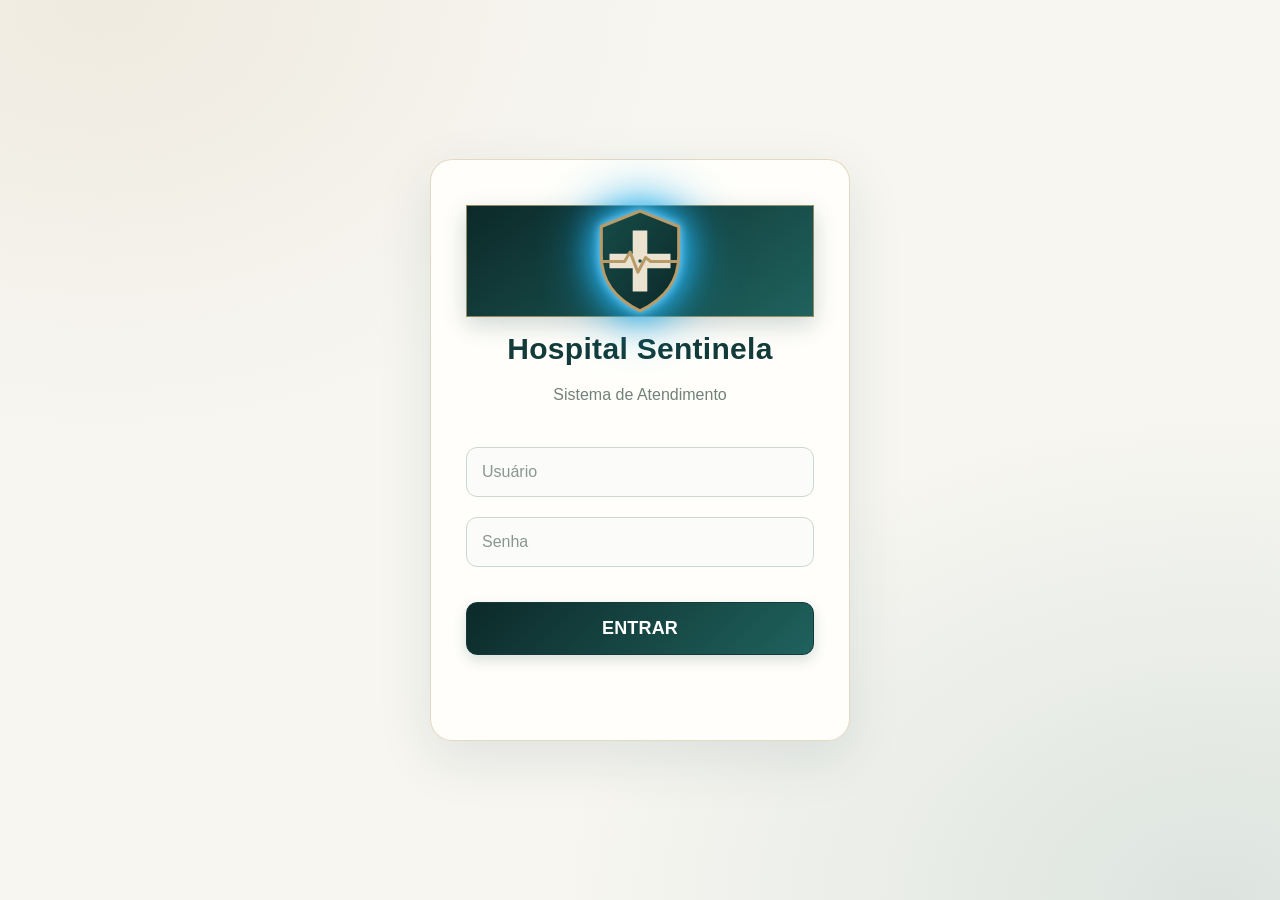
<file: sentinela-main/frontend/index.html>
<!DOCTYPE html>
<html lang="pt-BR">

<head>
  <meta charset="UTF-8">
  <meta name="viewport" content="width=device-width, initial-scale=1.0">

  <title>Hospital Sentinela</title>

  <style>
    * {
      box-sizing: border-box;
    }

    body {
      margin: 0;
      min-height: 100vh;
      display: flex;
      justify-content: center;
      align-items: center;
      font-family: Arial, sans-serif;

      background:
        radial-gradient(circle at top, #123b70, transparent 45%),
        radial-gradient(circle at bottom, #061a35, transparent 55%),
        #020b1c;

      color: white;
      padding: 20px;
    }

    .container {
      width: 90%;
      max-width: 420px;
      padding: 45px 35px;
      text-align: center;

      background: rgba(5, 24, 50, 0.95);
      border: 1px solid #2196f3;
      border-radius: 25px;

      box-shadow:
        0 0 20px rgba(33, 150, 243, 0.35),
        0 0 50px rgba(33, 150, 243, 0.15);
    }

    h2 {
      margin: 0 0 10px;
      color: #7dd3fc;
      font-size: 30px;
      letter-spacing: 1px;

      text-shadow:
        0 0 5px #7dd3fc,
        0 0 10px #38bdf8,
        0 0 20px #0ea5e9;
    }

    .subtitulo {
      margin-bottom: 30px;
      color: #60a5fa;
      text-shadow: 0 0 6px #3b82f6;
    }

    input {
      width: 100%;
      padding: 15px;
      margin: 10px 0;
      border-radius: 12px;
      border: 1px solid #2563eb;
      background: #061a35;
      color: #e0f2fe;
      font-size: 16px;
      outline: none;
      transition: 0.3s;
    }

    input::placeholder {
      color: #6b9bd1;
    }

    input:focus {
      border-color: #38bdf8;
      box-shadow:
        0 0 8px #0ea5e9,
        0 0 20px rgba(14, 165, 233, 0.4);
    }

    button {
      width: 100%;
      margin-top: 25px;
      padding: 15px;
      border: none;
      border-radius: 14px;

      background: linear-gradient(135deg, #7dd3fc, #38bdf8);
      color: #ffffff;
      font-size: 18px;
      font-weight: bold;
      cursor: pointer;
      letter-spacing: 1px;

      text-shadow:
        0 0 5px white,
        0 0 10px white;

      box-shadow:
        0 0 8px #38bdf8,
        0 0 18px #0ea5e9,
        0 8px 0 #0284c7,
        0 15px 30px rgba(14, 165, 233, 0.5);

      transition: all 0.25s ease;
    }

    button:hover:not(:disabled) {
      transform: translateY(-4px);
      background: linear-gradient(135deg, #bae6fd, #7dd3fc);

      box-shadow:
        0 0 10px #e0f2fe,
        0 0 25px #38bdf8,
        0 0 45px #0ea5e9,
        0 8px 0 #0284c7,
        0 20px 35px rgba(14, 165, 233, 0.6);
    }

    button:active:not(:disabled) {
      transform: translateY(3px);
      box-shadow:
        0 0 5px #38bdf8,
        0 0 15px #0ea5e9,
        0 4px 0 #0284c7;
    }

    button:disabled {
      opacity: 0.7;
      cursor: wait;
      transform: none;
    }

    #mensagem {
      margin-top: 18px;
      min-height: 22px;
      overflow-wrap: anywhere;
      color: #7dd3fc;
      font-weight: bold;
      text-shadow:
        0 0 5px #38bdf8,
        0 0 10px #0ea5e9;
    }

    #mensagem.erro {
      color: #f87171;
      text-shadow:
        0 0 5px #ef4444,
        0 0 10px #dc2626;
    }

    #mensagem.sucesso {
      color: #4ade80;
      text-shadow:
        0 0 5px #22c55e,
        0 0 10px #16a34a;
    }

    .logo {
      display: flex;
      justify-content: center;
      align-items: center;
      margin-bottom: 15px;
    }

    .logo img {
      width: 110px;
      height: 110px;
      object-fit: contain;
      border-radius: 50%;

      filter:
        drop-shadow(0 0 5px #7dd3fc)
        drop-shadow(0 0 15px #38bdf8)
        drop-shadow(0 0 25px #0ea5e9);

      transition: 0.3s ease;
    }

    .logo img:hover {
      transform: scale(1.08);
      filter:
        drop-shadow(0 0 8px #e0f2fe)
        drop-shadow(0 0 20px #38bdf8)
        drop-shadow(0 0 35px #0ea5e9);
    }

    @media (max-width: 600px) {
      .container {
        padding: 35px 25px;
      }

      h2 {
        font-size: 25px;
      }
    }
  </style>
  <link rel="stylesheet" href="css/luxury.css">
</head>

<body>

  <main class="container">

    <div class="logo">
      <img src="logo-sentinela.svg" alt="Logo Hospital Sentinela">
    </div>

    <h2>Hospital Sentinela</h2>

    <p class="subtitulo">Sistema de Atendimento</p>

    <form id="formLogin">
      <input
        id="usuario"
        name="usuario"
        type="text"
        placeholder="Usuário"
        autocomplete="username"
        aria-label="Usuário"
        required
      >

      <input
        id="senha"
        name="senha"
        type="password"
        placeholder="Senha"
        autocomplete="current-password"
        aria-label="Senha"
        required
      >

      <button id="btnEntrar" type="submit">
        ENTRAR
      </button>
    </form>

    <div id="mensagem" role="status" aria-live="polite"></div>

  </main>

  <script>
    document.addEventListener("DOMContentLoaded", function () {
      const form = document.getElementById("formLogin");
      const usuarioInput = document.getElementById("usuario");
      const senhaInput = document.getElementById("senha");
      const btnEntrar = document.getElementById("btnEntrar");
      const mensagem = document.getElementById("mensagem");

      let enviando = false;

      form.addEventListener("submit", async function (event) {
        event.preventDefault();

        if (enviando) return;

        const usuario = usuarioInput.value.trim();
        const senha = senhaInput.value;

        mensagem.textContent = "";
        mensagem.className = "";

        if (!usuario || !senha.trim()) {
          mensagem.textContent = "Preencha o usuário e a senha.";
          mensagem.className = "erro";
          return;
        }

        enviando = true;
        btnEntrar.disabled = true;
        btnEntrar.textContent = "ENTRANDO...";

        try {
          const response = await fetch("/login", {
            method: "POST",
            headers: {
              "Content-Type": "application/json"
            },
            body: JSON.stringify({
              usuario: usuario,
              senha: senha
            })
          });

          const data = await response.json().catch(() => ({}));

          if (!response.ok) {
            throw new Error(
              data.erro ||
              data.mensagem ||
              "Usuário ou senha inválidos."
            );
          }

          const paginas = {
            triagem: "triagem.html",
            medico: "medico.html",
            atendimento: "atendimento.html"
          };

          if (!data.tipo || !paginas[data.tipo]) {
            throw new Error(
              "O servidor não retornou um tipo de usuário válido."
            );
          }

          mensagem.textContent = "Login realizado com sucesso!";
          mensagem.className = "sucesso";

          window.location.href = paginas[data.tipo];

        } catch (error) {
          console.error("Erro no login:", error);

          mensagem.textContent =
            error.message ||
            "Não foi possível conectar ao servidor. Tente novamente.";

          mensagem.className = "erro";

        } finally {
          enviando = false;
          btnEntrar.disabled = false;
          btnEntrar.textContent = "ENTRAR";
        }
      });
    });
  </script>

</body>
</html>
</file>
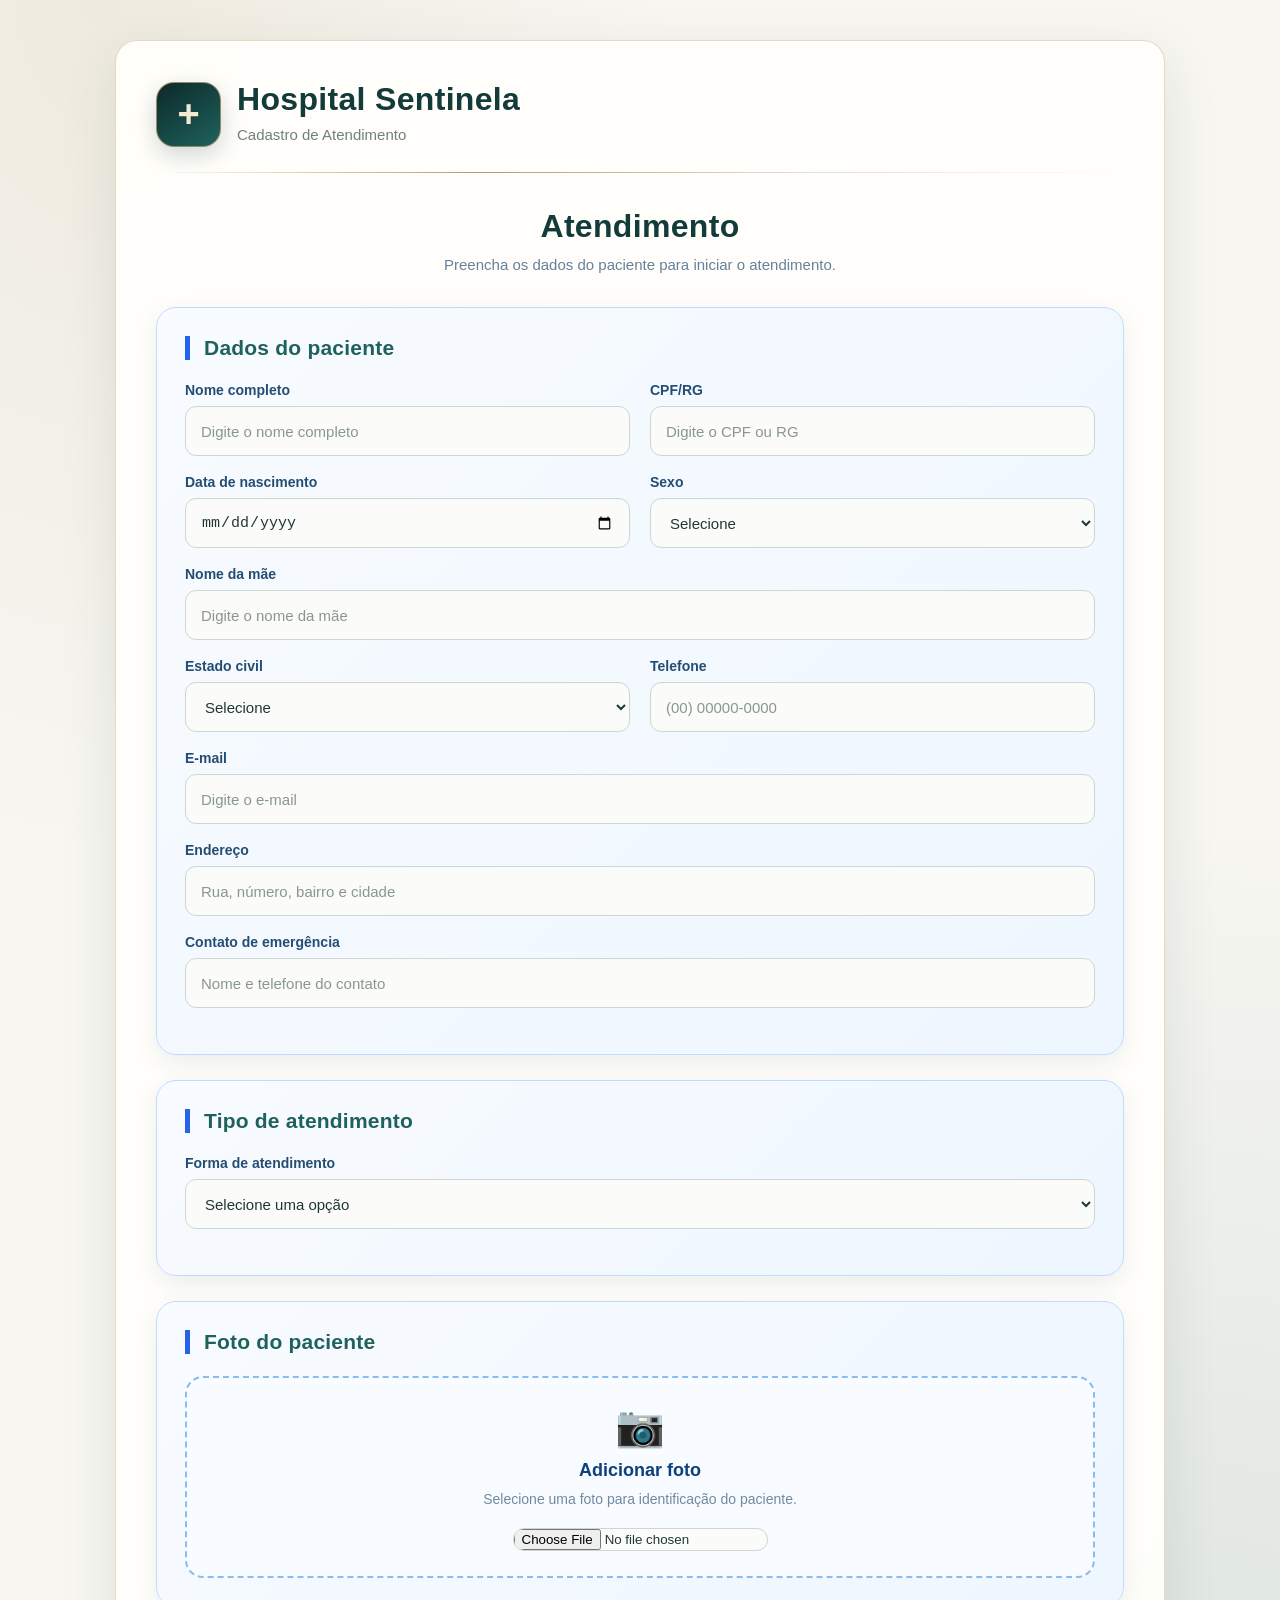
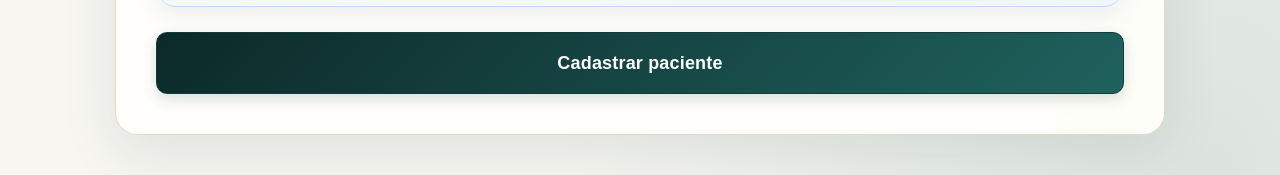
<file: sentinela-main/frontend/atendimento.html>
<!DOCTYPE html>
<html lang="pt-BR">

<head>

    <meta charset="UTF-8">

    <meta name="viewport" content="width=device-width, initial-scale=1.0">

    <title>Hospital Sentinela - Atendimento</title>


    <style>

        /* =====================================================
           CONFIGURAÇÃO GERAL
        ===================================================== */

        * {
            box-sizing: border-box;
            margin: 0;
            padding: 0;
        }


        body {

            font-family: Arial, Helvetica, sans-serif;

            min-height: 100vh;

            padding: 40px 20px;

            color: #16324f;

            background:

                radial-gradient(
                    circle at 10% 10%,
                    #93c5fd 0%,
                    transparent 30%
                ),

                radial-gradient(
                    circle at 90% 15%,
                    #60a5fa 0%,
                    transparent 28%
                ),

                radial-gradient(
                    circle at 80% 90%,
                    #bfdbfe 0%,
                    transparent 35%
                ),

                linear-gradient(
                    135deg,
                    #dbeafe,
                    #eff6ff,
                    #bfdbfe
                );

        }


        /* =====================================================
           CONTAINER PRINCIPAL
        ===================================================== */

        .container {

            width: 100%;

            max-width: 1050px;

            margin: auto;

            padding: 40px;

            background: rgba(255, 255, 255, 0.96);

            border-radius: 28px;

            border: 1px solid #bfdbfe;

            box-shadow:

                0 25px 60px rgba(15, 53, 88, 0.20),

                0 0 50px rgba(59, 130, 246, 0.18);

        }


        /* =====================================================
           CABEÇALHO
        ===================================================== */

        .cabecalho {

            display: flex;

            align-items: center;

            gap: 18px;

            margin-bottom: 25px;

        }


        .logo {

            width: 65px;

            height: 65px;

            display: flex;

            align-items: center;

            justify-content: center;

            border-radius: 18px;

            background:

                linear-gradient(
                    135deg,
                    #06244b,
                    #0b4f91,
                    #3b82f6
                );

            color: white;

            font-size: 38px;

            font-weight: bold;

            box-shadow:

                0 10px 25px rgba(37, 99, 235, 0.35);

        }


        .cabecalho h1 {

            font-size: 32px;

            color: #062d57;

        }


        .cabecalho p {

            margin-top: 5px;

            color: #64809b;

            font-size: 15px;

        }


        /* =====================================================
           LINHA
        ===================================================== */

        hr {

            border: none;

            height: 2px;

            margin: 25px 0 35px;

            background:

                linear-gradient(
                    90deg,
                    transparent,
                    #93c5fd,
                    #2563eb,
                    #93c5fd,
                    transparent
                );

        }


        /* =====================================================
           TÍTULO ATENDIMENTO
        ===================================================== */

        .titulo {

            text-align: center;

            margin-bottom: 30px;

        }


        .titulo h2 {

            font-size: 32px;

            color: #082f5f;

            margin-bottom: 8px;

        }


        .titulo p {

            color: #66819d;

            font-size: 15px;

        }


        /* =====================================================
           SEÇÕES DO ATENDIMENTO
        ===================================================== */

        .secao {

            margin-bottom: 25px;

            padding: 28px;

            border-radius: 20px;

            background:

                linear-gradient(
                    135deg,
                    #f8fbff,
                    #eef6ff
                );

            border: 1px solid #bfdbfe;

            box-shadow:

                0 8px 25px rgba(15, 53, 88, 0.08);

        }


        .secao h3 {

            color: #0a3d73;

            font-size: 21px;

            margin-bottom: 22px;

            padding-left: 14px;

            border-left: 5px solid #2563eb;

        }


        /* =====================================================
           CAMPOS
        ===================================================== */

        .linha {

            display: grid;

            grid-template-columns: 1fr 1fr;

            gap: 20px;

        }


        .campo {

            margin-bottom: 18px;

        }


        .campo label {

            display: block;

            margin-bottom: 8px;

            color: #244d73;

            font-size: 14px;

            font-weight: bold;

        }


        .campo input,
        .campo select {

            width: 100%;

            height: 50px;

            padding: 0 15px;

            border: 2px solid #c5dcf5;

            border-radius: 12px;

            background: white;

            color: #173b5e;

            font-size: 15px;

            outline: none;

            transition: 0.25s;

        }


        .campo input::placeholder {

            color: #8ba2b8;

        }


        .campo input:focus,
        .campo select:focus {

            border-color: #2563eb;

            box-shadow:

                0 0 0 4px rgba(37, 99, 235, 0.12);

        }


        /* =====================================================
           FOTO
        ===================================================== */

        .foto-box {

            padding: 25px;

            border: 2px dashed #8bbcf0;

            border-radius: 18px;

            background: #f8fbff;

            text-align: center;

        }


        .camera {

            font-size: 40px;

            margin-bottom: 10px;

        }


        .foto-box h4 {

            color: #0b427b;

            font-size: 18px;

            margin-bottom: 7px;

        }


        .foto-box p {

            color: #7189a0;

            font-size: 14px;

            margin-bottom: 18px;

        }


        .foto-box input[type="file"] {

            width: auto;

            border: none;

            background: transparent;

            height: auto;

        }


        /* =====================================================
           BOTÃO PRINCIPAL
        ===================================================== */

        .btn-cadastrar {

            width: 100%;

            height: 62px;

            border: none;

            border-radius: 15px;

            background:

                linear-gradient(
                    135deg,
                    #062653,
                    #0b4f91,
                    #1976d2,
                    #3b82f6
                );

            color: white;

            font-size: 18px;

            font-weight: bold;

            cursor: pointer;

            box-shadow:

                0 7px 0 #041d3d,

                0 15px 30px rgba(15, 82, 150, 0.30);

            transition: 0.2s;

        }


        .btn-cadastrar:hover {

            transform: translateY(-3px);

            box-shadow:

                0 10px 0 #041d3d,

                0 20px 35px rgba(15, 82, 150, 0.35);

        }


        .btn-cadastrar:active {

            transform: translateY(4px);

            box-shadow:

                0 3px 0 #041d3d;

        }


        /* =====================================================
           BOTÕES GERAIS
        ===================================================== */

        button {

            font-family: Arial, Helvetica, sans-serif;

        }


        /* =====================================================
           RESPONSIVO
        ===================================================== */

        @media (max-width: 700px) {

            body {

                padding: 15px;

            }


            .container {

                padding: 22px;

                border-radius: 20px;

            }


            .cabecalho {

                flex-direction: column;

                text-align: center;

            }


            .cabecalho h1 {

                font-size: 26px;

            }


            .linha {

                grid-template-columns: 1fr;

                gap: 0;

            }


            .secao {

                padding: 20px;

            }

        }


        /* =====================================================
           IMPRESSÃO
        ===================================================== */

        @media print {

            body {

                background: white;

                padding: 0;

            }


            .container {

                width: 100%;

                max-width: none;

                box-shadow: none;

                border: none;

            }


            .btn-cadastrar {

                display: none;

            }

        }
/* =========================================================
   BOTÕES DO HOSPITAL SENTINELA
   ========================================================= */

/* Todos os botões da área do sistema */
button {
    min-height: 50px;

    padding: 12px 24px;

    border: none;

    border-radius: 12px;

    background: linear-gradient(
        135deg,
        #062b55,
        #0b4f91,
        #2563eb
    );

    color: white;

    font-family: Arial, Helvetica, sans-serif;

    font-size: 16px;

    font-weight: bold;

    cursor: pointer;

    box-shadow:
        0 5px 12px rgba(15, 76, 129, 0.25);

    transition: all 0.2s ease;
}


/* Efeito quando passa o mouse */
button:hover {

    transform: translateY(-2px);

    background: linear-gradient(
        135deg,
        #0b3d73,
        #1464b5,
        #3b82f6
    );

    box-shadow:
        0 8px 18px rgba(37, 99, 235, 0.30);
}


/* Efeito ao clicar */
button:active {

    transform: translateY(1px);

    box-shadow:
        0 3px 8px rgba(15, 76, 129, 0.25);
}


/* =========================================================
   BOTÃO "ATENDER PACIENTE"
   ========================================================= */

button[onclick*="atender"],
button[onclick*="Atender"] {

    min-width: 220px;

    height: 52px;

    font-size: 17px;

    margin-top: 12px;

}


/* =========================================================
   BOTÕES DA CONSULTA
   ========================================================= */

.botoesConsulta {

    display: flex;

    flex-wrap: wrap;

    gap: 12px;

    margin-top: 15px;
}


.botoesConsulta button {

    min-width: 180px;

    height: 52px;

    padding: 12px 20px;

    font-size: 16px;

}


/* =========================================================
   BOTÃO SALVAR CONSULTA
   ========================================================= */

.botoesConsulta button:first-child {

    background: linear-gradient(
        135deg,
        #062b55,
        #0b4f91,
        #2563eb
    );
}


/* =========================================================
   BOTÃO BAIXAR PDF
   ========================================================= */

.botoesConsulta .btn-pdf {

    background: linear-gradient(
        135deg,
        #0b3d73,
        #1976d2,
        #3b82f6
    );

    color: white;

    border: none;
}


/* =========================================================
   BOTÃO DAR ALTA
   ========================================================= */

.botoesConsulta button[onclick*="alta"] {

    background: linear-gradient(
        135deg,
        #0b3d73,
        #1464b5,
        #2563eb
    );
}


/* =========================================================
   BOTÃO INTERNAR
   ========================================================= */

.botoesConsulta button[onclick*="internar"] {

    background: linear-gradient(
        135deg,
        #061f3d,
        #0b4f91,
        #3b82f6
    );
}


/* =========================================================
   CAMPOS DA CONSULTA
   ========================================================= */

#areaConsulta input,
#areaConsulta select,
#areaConsulta textarea {

    min-height: 50px;

    padding: 12px 14px;

    border: 2px solid #bfdbfe;

    border-radius: 10px;

    background: #f8fbff;

    color: #173b5e;

    font-size: 16px;

    outline: none;
}


#areaConsulta input:focus,
#areaConsulta select:focus,
#areaConsulta textarea:focus {

    border-color: #2563eb;

    box-shadow:
        0 0 0 4px rgba(37, 99, 235, 0.12);
}


/* =========================================================
   TÍTULO CONSULTA
   ========================================================= */

#areaConsulta h2,
#areaConsulta h3 {

    color: #082f5f;
}


/* =========================================================
   RESPONSIVO
   ========================================================= */

@media (max-width: 700px) {

    .botoesConsulta {

        flex-direction: column;

    }


    .botoesConsulta button {

        width: 100%;

        min-width: 100%;

    }

}
        
    </style>

  <link rel="stylesheet" href="css/luxury.css">
</head>


<body>


    <div class="container">


        <!-- ================================================
             CABEÇALHO
        ================================================= -->

        <div class="cabecalho">

            <div class="logo">
                +
            </div>

            <div>

                <h1>
                    Hospital Sentinela
                </h1>

                <p>
                    Cadastro de Atendimento
                </p>

            </div>

        </div>


        <hr>


        <!-- ================================================
             TÍTULO
        ================================================= -->

        <div class="titulo">

            <h2>
                Atendimento
            </h2>

            <p>
                Preencha os dados do paciente para iniciar o atendimento.
            </p>

        </div>


        <!-- ================================================
             DADOS DO PACIENTE
        ================================================= -->

        <div class="secao">

            <h3>
                Dados do paciente
            </h3>


            <div class="linha">


                <div class="campo">

                    <label for="nome">
                        Nome completo
                    </label>

                    <input
                        type="text"
                        id="nome"
                        placeholder="Digite o nome completo"
                    >

                </div>


                <div class="campo">

                    <label for="cpf">
                        CPF/RG
                    </label>

                    <input
                        type="text"
                        id="cpf"
                        placeholder="Digite o CPF ou RG"
                    >

                </div>


            </div>


            <div class="linha">


                <div class="campo">

                    <label for="dataNascimento">
                        Data de nascimento
                    </label>

                    <input
                        type="date"
                        id="dataNascimento"
                    >

                </div>


                <div class="campo">

                    <label for="sexo">
                        Sexo
                    </label>

                    <select id="sexo">

                        <option value="">
                            Selecione
                        </option>

                        <option>
                            Feminino
                        </option>

                        <option>
                            Masculino
                        </option>

                        <option>
                            Outro
                        </option>

                    </select>

                </div>


            </div>


            <div class="campo">

                <label for="nomeMae">
                    Nome da mãe
                </label>

                <input
                    type="text"
                    id="nomeMae"
                    placeholder="Digite o nome da mãe"
                >

            </div>


            <div class="linha">


                <div class="campo">

                    <label for="estadoCivil">
                        Estado civil
                    </label>

                    <select id="estadoCivil">

                        <option>
                            Selecione
                        </option>

                        <option>
                            Solteiro(a)
                        </option>

                        <option>
                            Casado(a)
                        </option>

                        <option>
                            Divorciado(a)
                        </option>

                        <option>
                            Viúvo(a)
                        </option>

                    </select>

                </div>


                <div class="campo">

                    <label for="telefone">
                        Telefone
                    </label>

                    <input
                        type="tel"
                        id="telefone"
                        placeholder="(00) 00000-0000"
                    >

                </div>


            </div>


            <div class="campo">

                <label for="email">
                    E-mail
                </label>

                <input
                    type="email"
                    id="email"
                    placeholder="Digite o e-mail"
                >

            </div>


            <div class="campo">

                <label for="endereco">
                    Endereço
                </label>

                <input
                    type="text"
                    id="endereco"
                    placeholder="Rua, número, bairro e cidade"
                >

            </div>


            <div class="campo">

                <label for="contato">
                    Contato de emergência
                </label>

                <input
                    type="text"
                    id="contato"
                    placeholder="Nome e telefone do contato"
                >

            </div>

        </div>


        <!-- ================================================
             TIPO DE ATENDIMENTO
        ================================================= -->

        <div class="secao">

            <h3>
                Tipo de atendimento
            </h3>


            <div class="campo">

                <label for="tipo">
                    Forma de atendimento
                </label>

                <select id="tipo">

                    <option value="">
                        Selecione uma opção
                    </option>

                    <option value="Convenio">
                        Convênio
                    </option>

                    <option value="Particular">
                        Particular
                    </option>

                </select>

            </div>

        </div>


        <!-- ================================================
             FOTO DO PACIENTE
        ================================================= -->

        <div class="secao">

            <h3>
                Foto do paciente
            </h3>


            <div class="foto-box">

                <div class="camera">
                    📷
                </div>

                <h4>
                    Adicionar foto
                </h4>

                <p>
                    Selecione uma foto para identificação do paciente.
                </p>

                <input
                    type="file"
                    id="foto"
                    accept="image/*"
                >

            </div>

        </div>


        <!-- ================================================
             BOTÃO
        ================================================= -->

        <button
            class="btn-cadastrar"
            onclick="cadastrar()"
        >

            Cadastrar paciente

        </button>


    </div>



    <!-- ================================================
         JAVASCRIPT
    ================================================= -->

    <script>

        function cadastrar() {

            const nome =
                document.getElementById("nome").value;

            const cpf =
                document.getElementById("cpf").value;

            const tipo =
                document.getElementById("tipo").value;


            if (!nome) {

                alert("Digite o nome do paciente.");

                return;

            }


            if (!cpf) {

                alert("Digite o CPF/RG.");

                return;

            }


            if (!tipo) {

                alert("Selecione a forma de atendimento.");

                return;

            }


            fetch("http://localhost:3000/atendimento", {

                method: "POST",

                headers: {

                    "Content-Type":
                    "application/json"

                },

                body: JSON.stringify({

                    nome: nome,

                    cpf: cpf,

                    tipo: tipo

                })

            })

            .then(response => response.json())

            .then(data => {

                alert(
                    data.mensagem ||
                    "Paciente enviado para triagem!"
                );

            })

            .catch(error => {

                console.error(error);

                alert(
                    "Paciente cadastrado, mas não foi possível conectar ao servidor."
                );

            });

        }

    </script>


</body>

</html>
</file>
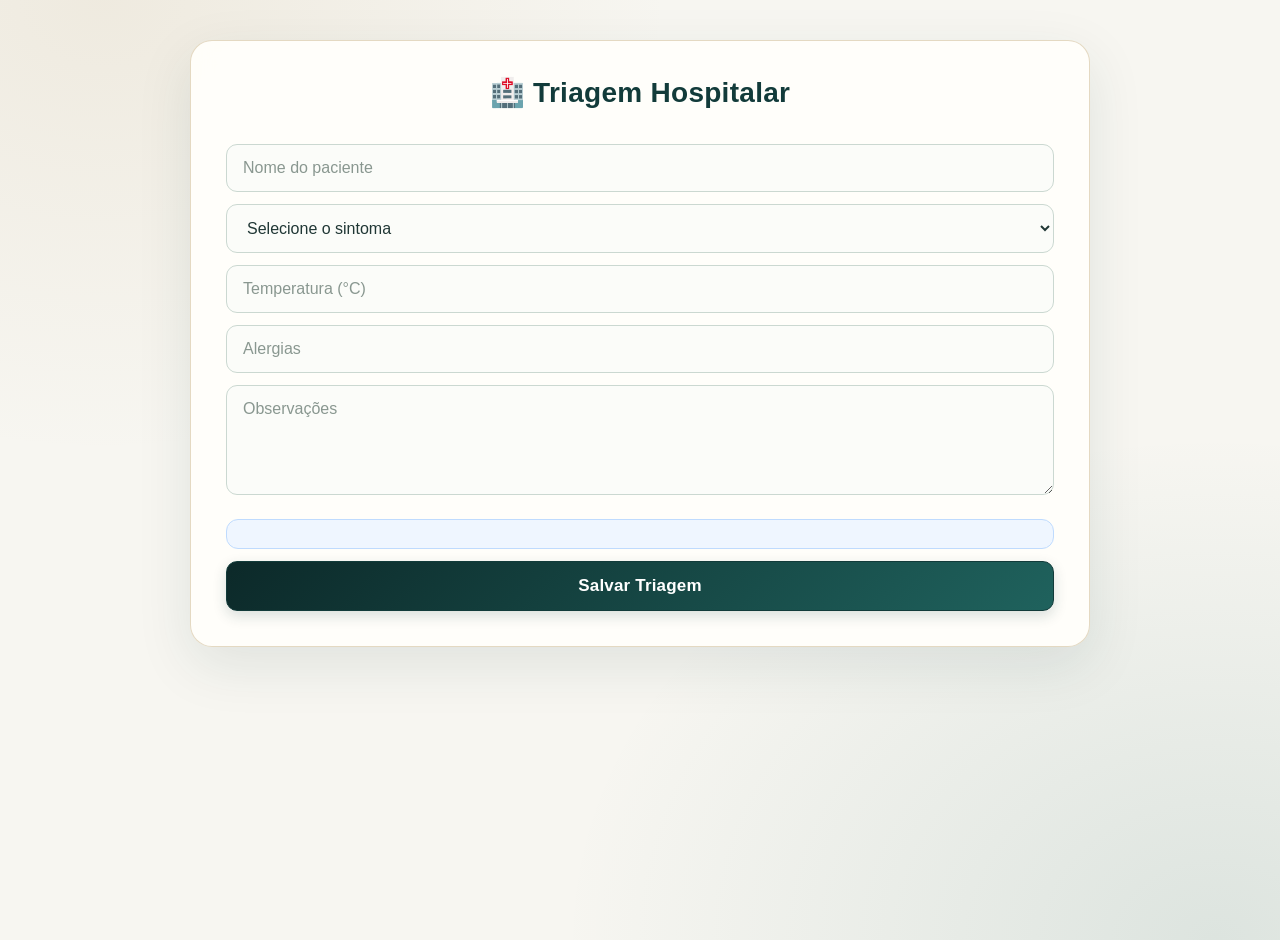
<file: sentinela-main/frontend/triagem.html>
<!DOCTYPE html>
<html lang="pt-br">

<head>
  <meta charset="UTF-8">
  <meta name="viewport" content="width=device-width, initial-scale=1.0">

  <title>Triagem - Hospital Sentinela</title>

  <link rel="stylesheet" href="css/style.css">
  <link rel="stylesheet" href="css/luxury.css">
</head>

<body>

<div class="container">

  <h2>🏥 Triagem Hospitalar</h2>

  <input
    id="nome"
    placeholder="Nome do paciente"
  >

  <select id="sintoma">

    <option value="">Selecione o sintoma</option>

    <option value="dor_leve">Dor leve</option>
    <option value="resfriado">Resfriado</option>
    <option value="coriza">Coriza</option>
    <option value="tosse">Tosse</option>
    <option value="febre">Febre</option>
    <option value="vomito">Vômito</option>
    <option value="diarreia">Diarreia</option>
    <option value="falta_ar_moderada">Falta de ar moderada</option>
    <option value="falta_ar_grave">Falta de ar grave</option>
    <option value="infarto">Suspeita de infarto</option>
    <option value="avc">Suspeita de AVC</option>
    <option value="convulsao">Convulsão</option>
    <option value="hemorragia">Hemorragia</option>

  </select>

  <input
    id="temp"
    type="number"
    step="0.1"
    placeholder="Temperatura (°C)"
  >

  <input
    id="alergia"
    placeholder="Alergias"
  >

  <textarea
    id="observacao"
    placeholder="Observações"
  ></textarea>

  <div id="resultado"></div>

  <button onclick="salvar()">
    Salvar Triagem
  </button>

</div>

<script>

function classificarRisco(sintoma, temperatura) {

  const vermelhos = [
    "infarto",
    "avc",
    "convulsao",
    "hemorragia",
    "falta_ar_grave"
  ];

  const amarelos = [
    "febre",
    "vomito",
    "diarreia",
    "falta_ar_moderada"
  ];

  if (temperatura >= 39) {
    return "vermelho";
  }

  if (vermelhos.includes(sintoma)) {
    return "vermelho";
  }

  if (amarelos.includes(sintoma)) {
    return "amarelo";
  }

  return "verde";
}

function salvar() {

  const nome =
    document.getElementById("nome").value;

  const sintoma =
    document.getElementById("sintoma").value;

  const temperatura =
    Number(document.getElementById("temp").value);

  const alergia =
    document.getElementById("alergia").value;

  const observacao =
    document.getElementById("observacao").value;

  if (!nome) {
    alert("Informe o nome do paciente.");
    return;
  }

  if (!sintoma) {
    alert("Selecione um sintoma.");
    return;
  }

  const risco =
    classificarRisco(sintoma, temperatura);

  fetch("/triagem", {

    method: "POST",

    headers: {
      "Content-Type": "application/json"
    },

    body: JSON.stringify({

      nome,
      sintoma,
      temperatura,
      alergia,
      observacao,
      risco

    })

  })

  .then(r => r.json())

  .then(data => {

    const resultado =
      document.getElementById("resultado");

    resultado.className = risco;

    resultado.innerHTML =
      "Classificação: " +
      risco.toUpperCase();

    alert("Triagem salva com sucesso!");

  })

  .catch(error => {

    console.error(error);

    alert("Erro ao salvar a triagem.");

  });

}

</script>

</body>
</html>
</file>
<file: sentinela-main/frontend/css/luxury.css>
/* SENTINELA — identidade visual premium. Somente apresentação; sem alterações de lógica. */
:root{
 --ivory:#f7f6f1; --paper:#fffefa; --deep:#123b3a; --deep2:#0c2929;
 --teal:#1f625d; --sage:#dce8e2; --sage2:#edf3ef; --gold:#b79b68;
 --ink:#203735; --muted:#71817b; --line:#d9e2dc; --danger:#a84f4b;
}
*{box-sizing:border-box}
body{
 font-family:Inter,"Segoe UI",Arial,sans-serif!important;
 color:var(--ink)!important;
 background:
  radial-gradient(ellipse at 8% 0%,rgba(183,155,104,.13),transparent 34%),
  radial-gradient(ellipse at 95% 100%,rgba(31,98,93,.12),transparent 38%),
  var(--ivory)!important;
}
.container{
 background:rgba(255,254,250,.97)!important;
 border:1px solid rgba(183,155,104,.38)!important;
 border-radius:22px!important;
 box-shadow:0 18px 55px rgba(18,59,58,.10)!important;
 backdrop-filter:blur(10px);
}
h1,h2,h3,.cabecalho h1{color:var(--deep)!important;text-shadow:none!important;letter-spacing:.01em}
h2{font-weight:650!important}
h3{color:var(--teal)!important}
p{line-height:1.6}
hr{height:1px!important;background:linear-gradient(90deg,transparent,var(--gold),var(--line),transparent)!important;border:0!important}
input,select,textarea{
 border:1px solid #cbd8d1!important;background:#fbfcf9!important;color:var(--ink)!important;
 border-radius:11px!important;box-shadow:none!important;transition:border-color .2s,box-shadow .2s!important
}
input::placeholder,textarea::placeholder{color:#899790!important}
input:focus,select:focus,textarea:focus{
 border-color:var(--teal)!important;background:#fff!important;
 box-shadow:0 0 0 3px rgba(31,98,93,.12)!important;outline:none!important
}
button{
 border:1px solid var(--deep)!important;border-radius:11px!important;
 background:linear-gradient(135deg,var(--deep2),var(--teal))!important;
 color:#fff!important;font-weight:650!important;letter-spacing:.01em;
 box-shadow:0 5px 14px rgba(18,59,58,.16)!important;text-shadow:none!important;
 transition:transform .2s,box-shadow .2s!important
}
button:hover:not(:disabled){transform:translateY(-2px)!important;box-shadow:0 9px 20px rgba(18,59,58,.2)!important}
button:active:not(:disabled){transform:translateY(0)!important}
.card,.botoesConsulta,#areaInternacao,#areaAlta{
 background:var(--paper)!important;border:1px solid var(--line)!important;
 border-radius:16px!important;box-shadow:0 8px 24px rgba(18,59,58,.07)!important
}
.card:hover{border-color:rgba(183,155,104,.65)!important;box-shadow:0 12px 28px rgba(18,59,58,.10)!important}
.cabecalho{gap:16px}
.cabecalho .logo,.logo{
 background:linear-gradient(145deg,var(--deep2),var(--teal))!important;
 border:1px solid rgba(183,155,104,.8)!important;color:#f4e9d2!important;
 box-shadow:0 8px 22px rgba(18,59,58,.2)!important
}
.cabecalho p,.subtitulo{color:var(--muted)!important;text-shadow:none!important}
#mensagem,#resultado{ text-shadow:none!important }
#mensagem{color:var(--teal)!important}
#mensagem.erro{color:var(--danger)!important}
#mensagem.sucesso{color:#36785a!important}
.verde{background:#e4f0e8!important;color:#286344!important;border-color:#a8cbb5!important}
.amarelo{background:#f7efdc!important;color:#86682e!important;border-color:#e2cf9e!important}
.vermelho{background:#f7e7e5!important;color:#984b45!important;border-color:#e1b4ae!important}
a{color:var(--teal)}
@media(max-width:640px){
 .container{width:100%!important;padding:22px!important;margin:12px auto!important;border-radius:16px!important}
 .cabecalho h1{font-size:25px!important}
}
</file>
<file: sentinela-main/frontend/css/style.css>
/* ========================================= HOSPITAL SENTINELA TEMA AZUL ESCURO + AZUL CLARO COM EFEITOS ESFUMADOS ========================================= */ * { box-sizing: border-box; } body { font-family: Arial, Helvetica, sans-serif; margin: 0; min-height: 100vh; /* Fundo com esfumados */ background: radial-gradient( circle at 10% 10%, rgba(96, 165, 250, 0.45), transparent 35% ), radial-gradient( circle at 90% 90%, rgba(37, 99, 235, 0.40), transparent 35% ), radial-gradient( circle at 50% 0%, rgba(147, 197, 253, 0.30), transparent 40% ), linear-gradient( 135deg, #dbeafe, #eff6ff, #bfdbfe ); color: #0f2a4a; } /* ========================================= CONTAINER PRINCIPAL ========================================= */ .container { width: 90%; max-width: 900px; margin: 40px auto; padding: 35px; background: rgba(255, 255, 255, 0.94); border-radius: 25px; border: 1px solid rgba(147, 197, 253, 0.7); box-shadow: 0 20px 45px rgba(15, 42, 74, 0.18), 0 0 35px rgba(59, 130, 246, 0.15); backdrop-filter: blur(12px); } /* ========================================= TÍTULOS ========================================= */ h1 { color: #0b2e59; text-align: center; } h2 { color: #0b2e59; text-align: center; font-size: 28px; margin-top: 0; text-shadow: 0 2px 10px rgba(37, 99, 235, 0.15); } h3 { color: #1456a0; } /* ========================================= LINHA ========================================= */ hr { border: none; height: 1px; background: linear-gradient( 90deg, transparent, #93c5fd, transparent ); margin: 30px 0; } /* ========================================= CAMPOS ========================================= */ input, select, textarea, button { width: 100%; padding: 14px 16px; margin-top: 12px; border-radius: 12px; font-size: 16px; font-family: inherit; box-sizing: border-box; } /* Campos */ input, select, textarea { border: 2px solid #bfdbfe; background: rgba(239, 246, 255, 0.85); color: #0f2a4a; outline: none; transition: all 0.3s ease; } /* Placeholder */ input::placeholder, textarea::placeholder { color: #6b8db5; } /* Quando clicar */ input:focus, select:focus, textarea:focus { border-color: #3b82f6; background: #ffffff; box-shadow: 0 0 0 4px rgba(59, 130, 246, 0.12), 0 5px 15px rgba(37, 99, 235, 0.08); } /* Textarea */ textarea { min-height: 110px; resize: vertical; } /* ========================================= BOTÃO PRINCIPAL ========================================= */ button { border: none; background: linear-gradient( 135deg, #0b2e59, #155eaa, #3b82f6 ); background-size: 200% 200%; color: white; font-size: 17px; font-weight: bold; cursor: pointer; box-shadow: 0 6px 0 #082342, 0 10px 25px rgba(15, 76, 129, 0.30); transition: all 0.25s ease; } /* Hover */ button:hover { transform: translateY(-3px); background-position: 100% 50%; box-shadow: 0 9px 0 #082342, 0 15px 30px rgba(37, 99, 235, 0.35); } /* Clique */ button:active { transform: translateY(3px); box-shadow: 0 3px 0 #082342, 0 6px 12px rgba(37, 99, 235, 0.25); } /* ========================================= CARDS ========================================= */ .card { padding: 20px; margin: 18px 0; border-radius: 16px; background: rgba(255, 255, 255, 0.95); border: 1px solid #bfdbfe; box-shadow: 0 7px 20px rgba(15, 42, 74, 0.10); transition: all 0.25s ease; } /* Hover dos cards */ .card:hover { transform: translateY(-3px); border-color: #93c5fd; box-shadow: 0 10px 25px rgba(15, 42, 74, 0.16); } .card h3 { margin-top: 0; color: #1456a0; } .card p { color: #315579; line-height: 1.5; } /* ========================================= TRIAGEM - CORES DE RISCO ========================================= */ .verde, .amarelo, .vermelho { display: inline-block; padding: 7px 14px; border-radius: 20px; font-weight: bold; text-transform: uppercase; font-size: 13px; } /* Verde */ .verde { background: #22c55e; color: white; box-shadow: 0 3px 10px rgba(34, 197, 94, 0.25); } /* Amarelo */ .amarelo { background: #facc15; color: #4a3800; box-shadow: 0 3px 10px rgba(250, 204, 21, 0.25); } /* Vermelho */ .vermelho { background: #ef4444; color: white; box-shadow: 0 3px 10px rgba(239, 68, 68, 0.25); } /* ========================================= RESULTADO DA TRIAGEM ========================================= */ #resultado { margin-top: 20px; padding: 14px; border-radius: 12px; text-align: center; font-weight: bold; background: #eff6ff; border: 1px solid #bfdbfe; color: #0b2e59; } /* ========================================= LINKS ========================================= */ a { color: #1456a0; font-weight: bold; text-decoration: none; transition: 0.2s; } a:hover { color: #3b82f6; } /* ========================================= BOTÃO SECUNDÁRIO / PDF ========================================= */ .btn-pdf { background: white; color: #1456a0; border: 2px solid #93c5fd; box-shadow: none; } .btn-pdf:hover { background: #eff6ff; color: #0b2e59; border-color: #3b82f6; box-shadow: 0 5px 15px rgba(37, 99, 235, 0.15); } /* ========================================= RESPONSIVO ========================================= */ @media (max-width: 600px) { .container { width: 92%; padding: 22px; margin: 20px auto; } h2 { font-size: 24px; } input, select, textarea, button { font-size: 15px; } .card { padding: 16px; } } /* ========================================= IMPRESSÃO / PDF ========================================= */ @media print { body { background: white; } .container { width: 100%; max-width: none; margin: 0; box-shadow: none; border: none; } button { display: none; } } /* ========================================= IMPRESSÃO SOMENTE DA CONSULTA ========================================= */ @media print { body * { visibility: hidden; } #areaConsulta, #areaConsulta * { visibility: visible; } #areaConsulta { position: absolute; left: 0; top: 0; width: 100%; padding: 30px; background: white; color: #000; } .botoesConsulta { display: none !important; } #areaConsulta input, #areaConsulta select, #areaConsulta textarea { border: 1px solid #999; background: white; color: #000; } body { background: white !important; } }
</file>
